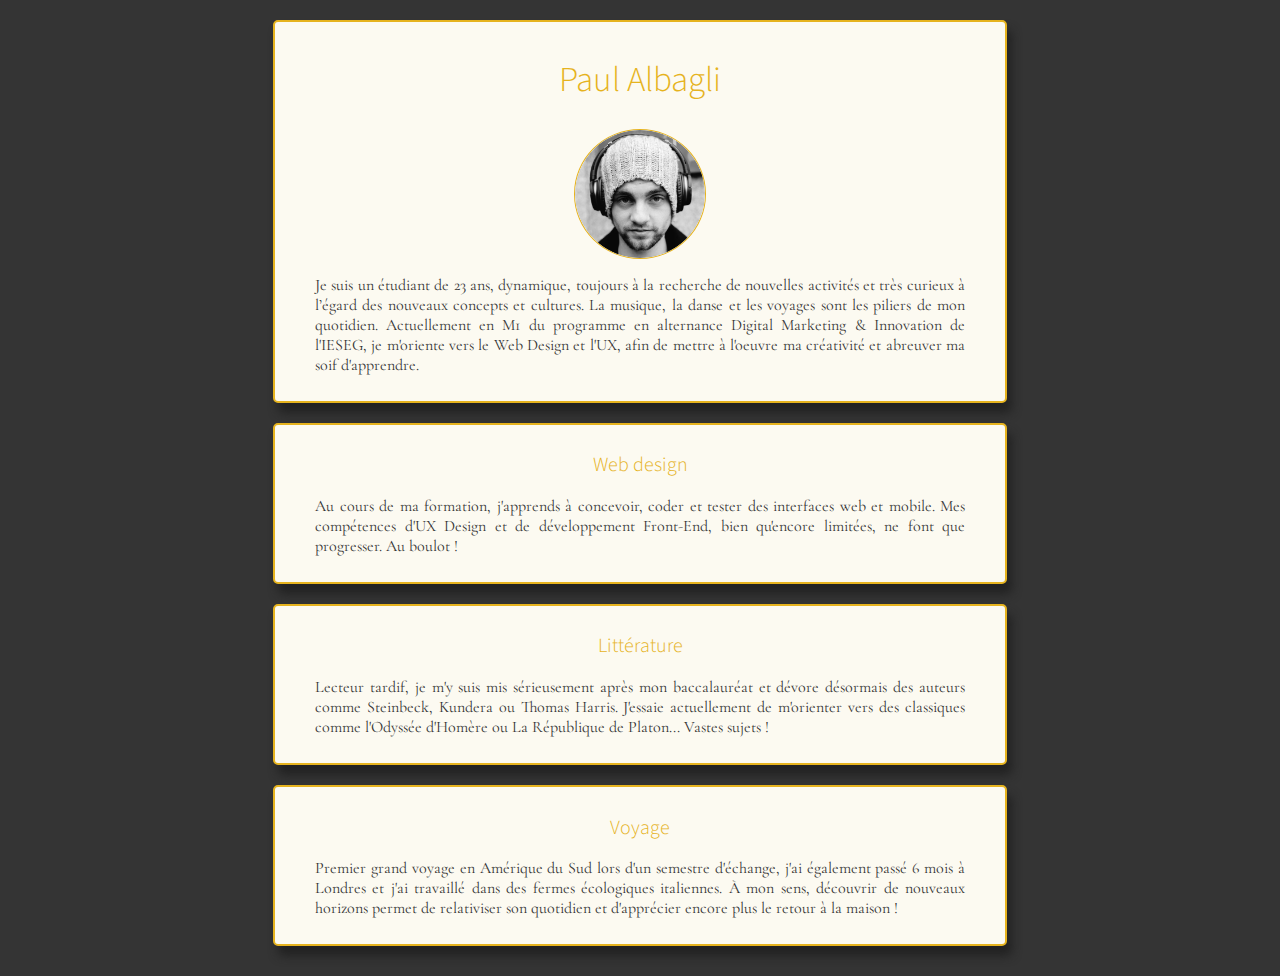
<file: index.html>
<!DOCTYPE html>
<html>
	<head>
		<title>Profil de Paul Albagli</title>
		<meta name="description" content="Une description exacerbée de ma vie">
		<meta charset="utf-8">
		<link rel="stylesheet" href="https://use.fontawesome.com/releases/v5.4.2/css/all.css" integrity="sha384-/rXc/GQVaYpyDdyxK+ecHPVYJSN9bmVFBvjA/9eOB+pb3F2w2N6fc5qB9Ew5yIns" crossorigin="anonymous">
		<link href="https://fonts.googleapis.com/css?family=Cormorant+Garamond:300,400,500,600,700|Source+Sans+Pro:200,300,400,600,700,900" rel="stylesheet">
		<link rel="stylesheet" href="style.css">
		<link rel="icon" type="image/png" sizes="32x32" href="resources/images/favicon.png">
	</head>

	<body>
		<div class="card-responsive">
			<h1>Paul Albagli</h1>
			<img src="resources/images/Photo.png" alt="Paul Albagli" class="photo">
			<p class="description">Je suis un étudiant de 23 ans, dynamique, toujours à la recherche de nouvelles activités et très curieux à l’égard des nouveaux concepts et cultures. La musique, la danse et les voyages sont les piliers de mon quotidien. Actuellement en M1 du programme en alternance Digital Marketing & Innovation de l'IESEG, je m'oriente vers le Web Design et l'UX, afin de mettre à l'oeuvre ma créativité et abreuver ma soif d'apprendre.</p>
		</div>
		<div class="card-responsive">
			<h2>Web design</h2>
			<p>Au cours de ma formation, j'apprends à concevoir, coder et tester des interfaces web et mobile. Mes compétences d'UX Design et de développement Front-End, bien qu'encore limitées, ne font que progresser. Au boulot !</p>
		</div>
		<div class="card-responsive">
			<h2>Littérature</h2>
			<p>Lecteur tardif, je m'y suis mis sérieusement après mon baccalauréat et dévore désormais des auteurs comme Steinbeck, Kundera ou Thomas Harris. J'essaie actuellement de m'orienter vers des classiques comme l'Odyssée d'Homère ou La République de Platon... Vastes sujets !</p>
		</div>
		<div class="card-responsive">
			<h2>Voyage</h2>
			<p>Premier grand voyage en Amérique du Sud lors d'un semestre d'échange, j'ai également passé 6 mois à Londres et j'ai travaillé dans des fermes écologiques italiennes. À mon sens, découvrir de nouveaux horizons permet de relativiser son quotidien et d'apprécier encore plus le retour à la maison !</p>
		</div>
			<p class="Réseaux-sociaux">
				<a href="https://www.linkedin.com/in/paul-albagli-367161a9/" target="_blank"> <i class="fab fa-linkedin"></i></a>
				<a href="https://www.facebook.com/paul.albagli" target="_blank"> <i class="fab fa-facebook-square"></i></a>
				<a href="https://www.instagram.com/nomadbaguette/" target="_blank"> <i class="fab fa-instagram"></i></a>
			</p>
	</body>
</html>
</file>
<file: style.css>
body { 
	background-color: #343434;
	color: #343434;
	font-family: 'Cormorant Garamond', serif;
	font-size: 16px}

 h1 { color: #e6b31e;
 	font-family: 'Source Sans Pro', sans-serif;
 	font-size: 35px;
 	font-weight: 300}

 h2 { color: #e6b31e;
 	font-family: 'Source Sans Pro', sans-serif;
 	font-size: 20px;
 	font-weight: 300}

h1,h2{text-align: center;}
p {text-align: justify;}

.photo {
    display: block;
    margin-left: auto;
    margin-right: auto;
    width: 20%;
    border: 1px solid rgb(230,179,30);
    border-radius:50%;}

.Réseaux-sociaux {
  	text-align: center;
  	margin: 30px;}

a{
	font-size: 30px;
	color:#cacaca;
	transition: color 0.3s ease;}
a:hover{color: rgba(230,179,30,1.0);}

div{ 
	border: 2px solid rgb(230,179,30);
	background: #fcfaf1;
	padding : 10px 40px;
	margin: 20px auto;
	box-shadow: 5px 10px 10px rgb(30,30,30,0.8);
	border-radius: 5px;
	width: 650px;}

@media (max-width: 760px) {
	.card-responsive { width :500px; } }

@media (max-width: 600px) {
	.card-responsive { width :350px; } }
</file>
